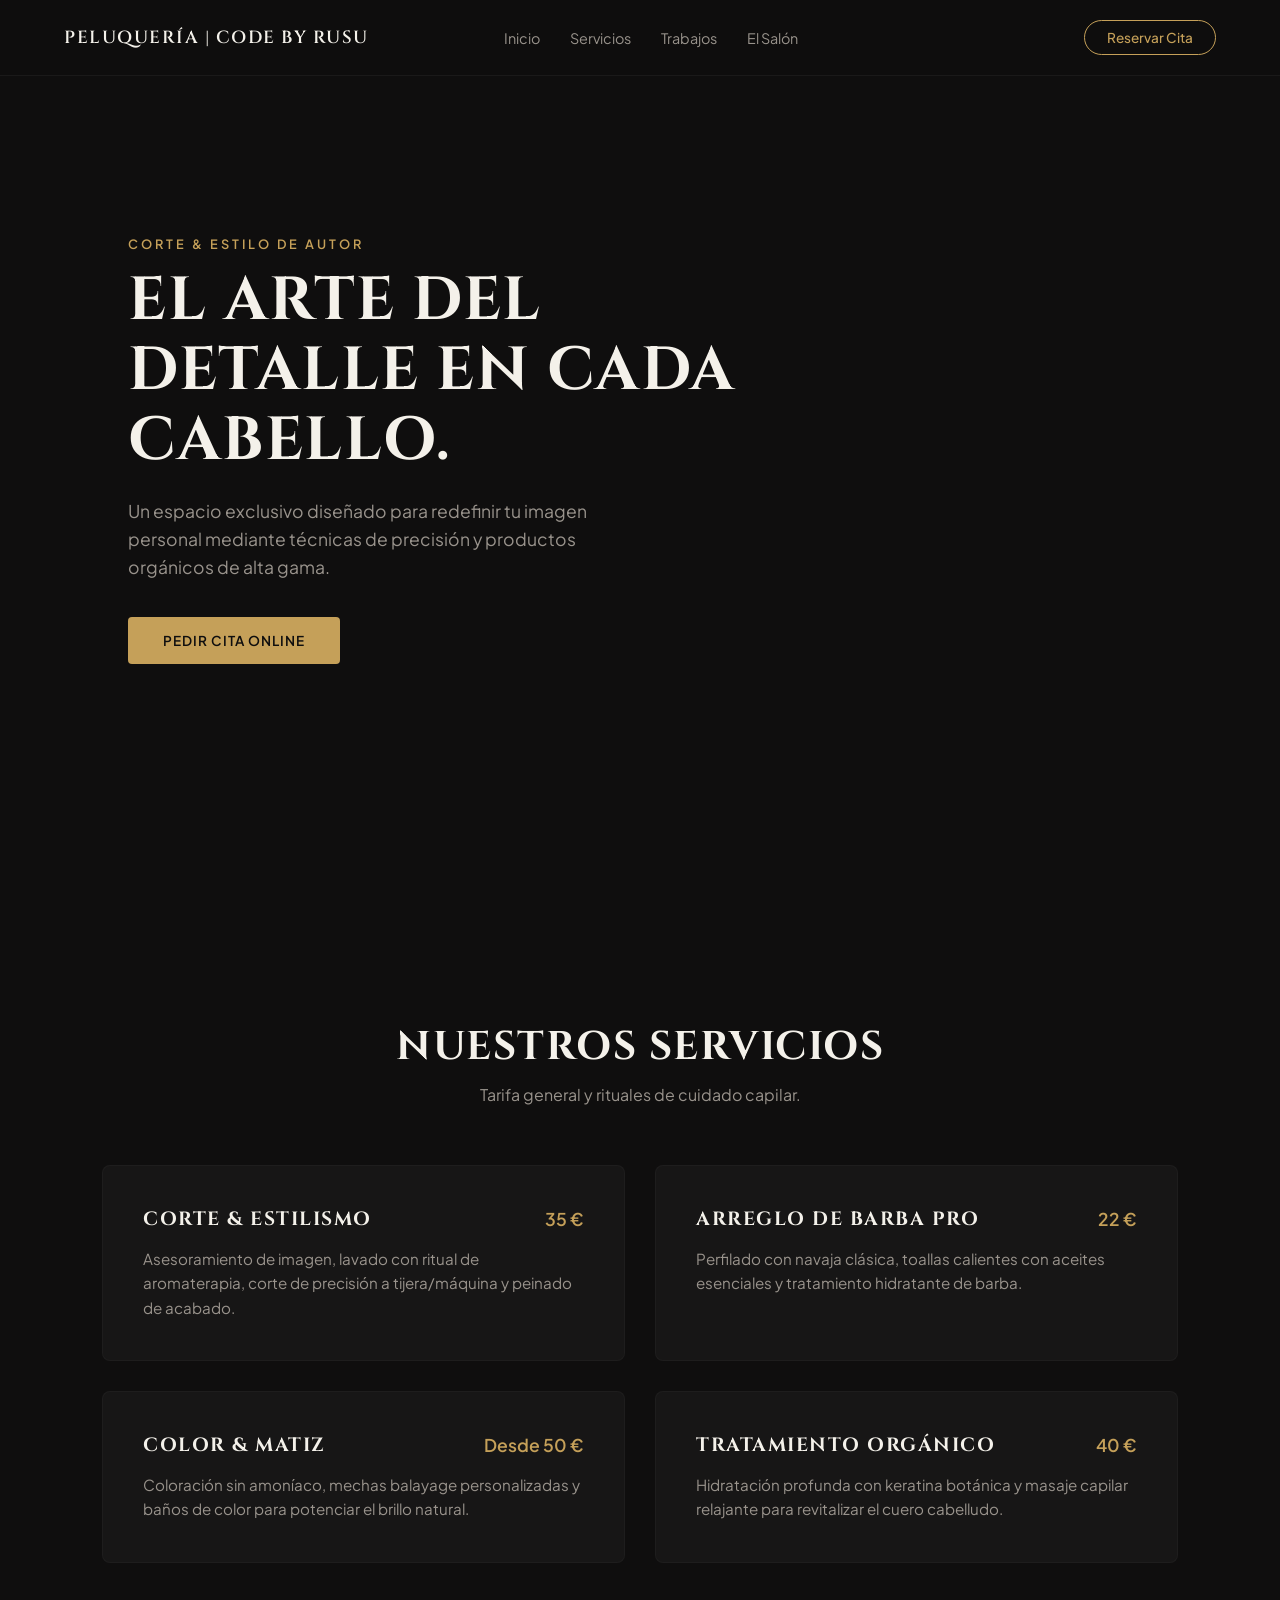
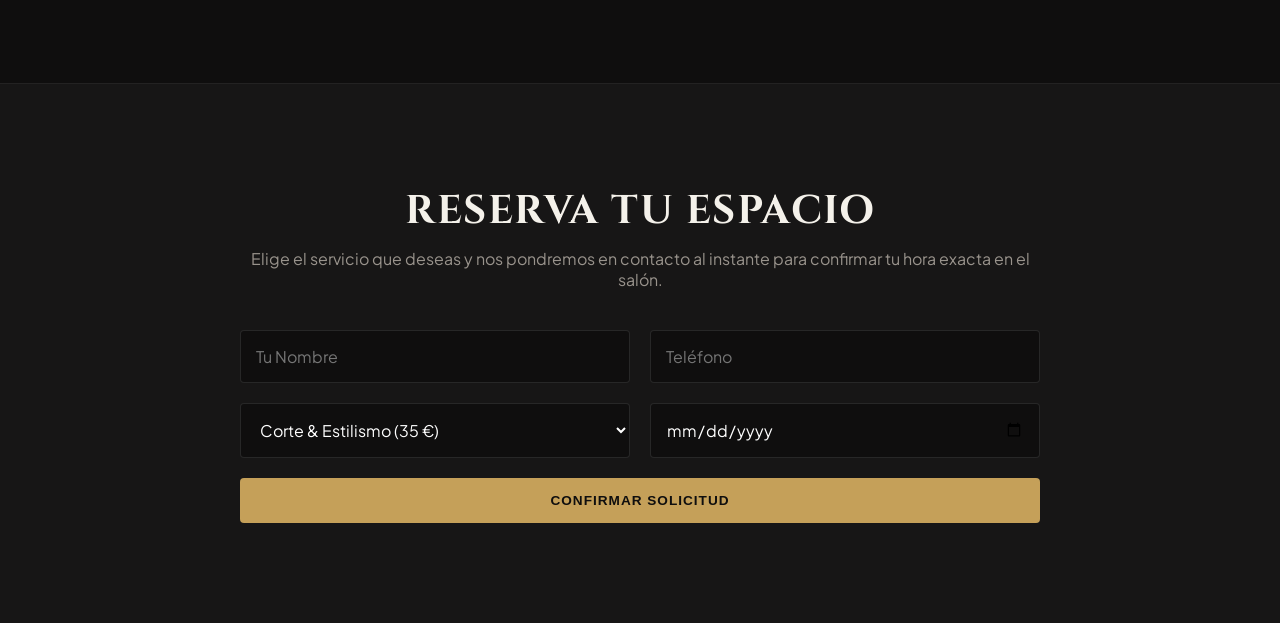
<file: index.html>
<!DOCTYPE html>
<html lang="es">
<head>
    <meta charset="UTF-8">
    <meta name="viewport" content="width=device-width, initial-scale=1.0">
    <title>Peluqueria | Code by Rusu</title>
    <!-- Fuentes de Google elegantes -->
    <link href="https://fonts.googleapis.com/css2?family=Cinzel:wght@400;600&family=Plus+Jakarta+Sans:wght@300;400;500&display=swap" rel="stylesheet">
    <link rel="stylesheet" href="css/style.css">
</head>
<body>

  <!-- CABECERA -->
    <header class="header">
        <!-- 1. Logo (Izquierda) -->
        <a href="index.html" class="logo" style="text-decoration: none; color: inherit;">Peluquería | Code By Rusu<span></span></a>
        
        <!-- 2. Menú (Centro) -->
        <nav class="nav-links">
            <a href="index.html">Inicio</a>
            <a href="servicios.html">Servicios</a>
            <a href="trabajos.html">Trabajos</a>
            <a href="elsalon.html">El Salón</a>
        </nav>

        <!-- 3. Botón Reserva (Derecha) -->
        <div class="header-right">
            <a href="index.html#reserva" class="btn-reserva-nav">Reservar Cita</a>
        </div>
        <div class="menu-toggle" id="mobile-menu">☰</div>
    </header>

    <!-- HERO SECTION -->
    <section class="hero">
        <div class="hero-content">
            <span class="sub-tag">Corte & Estilo de Autor</span>
            <h1>El arte del detalle en cada cabello.</h1>
            <p>Un espacio exclusivo diseñado para redefinir tu imagen personal mediante técnicas de precisión y productos orgánicos de alta gama.</p>
            <a href="#reserva" class="btn-primary">Pedir Cita Online</a>
        </div>
    </section>

    <!-- SECCIÓN DE SERVICIOS (BENTO GRID) -->
    <section id="servicios" class="services-section">
        <div class="section-title">
            <h2>Nuestros Servicios</h2>
            <p>Tarifa general y rituales de cuidado capilar.</p>
        </div>

        <div class="services-grid">
            <div class="service-card">
                <div class="service-header">
                    <h3>Corte & Estilismo</h3>
                    <span class="price">35 €</span>
                </div>
                <p>Asesoramiento de imagen, lavado con ritual de aromaterapia, corte de precisión a tijera/máquina y peinado de acabado.</p>
            </div>

            <div class="service-card">
                <div class="service-header">
                    <h3>Arreglo de Barba Pro</h3>
                    <span class="price">22 €</span>
                </div>
                <p>Perfilado con navaja clásica, toallas calientes con aceites esenciales y tratamiento hidratante de barba.</p>
            </div>

            <div class="service-card">
                <div class="service-header">
                    <h3>Color & Matiz</h3>
                    <span class="price">Desde 50 €</span>
                </div>
                <p>Coloración sin amoníaco, mechas balayage personalizadas y baños de color para potenciar el brillo natural.</p>
            </div>

            <div class="service-card">
                <div class="service-header">
                    <h3>Tratamiento Orgánico</h3>
                    <span class="price">40 €</span>
                </div>
                <p>Hidratación profunda con keratina botánica y masaje capilar relajante para revitalizar el cuero cabelludo.</p>
            </div>
        </div>
    </section>

    <!-- FORMULARIO DE RESERVA RÁPIDA -->
    <section id="reserva" class="booking-section">
        <div class="booking-container">
            <div class="booking-text">
                <h2>Reserva tu espacio</h2>
                <p>Elige el servicio que deseas y nos pondremos en contacto al instante para confirmar tu hora exacta en el salón.</p>
            </div>
            <form class="booking-form" id="booking-form">
                <div class="input-group">
                    <input type="text" placeholder="Tu Nombre" required>
                    <input type="tel" placeholder="Teléfono" required>
                </div>
                <div class="input-group">
                    <select id="service-select" class="custom-select">
                        <option value="Corte">Corte & Estilismo (35 €)</option>
                        <option value="Barba">Arreglo de Barba (22 €)</option>
                        <option value="Color">Color & Matiz (50 €)</option>
                        <option value="Tratamiento">Tratamiento Orgánico (40 €)</option>
                    </select>
                    <input type="date" required>
                </div>
                <button type="submit" class="btn-primary" style="width: 100%; border:none; cursor:pointer;">Confirmar Solicitud</button>
            </form>
        </div>
    </section>

    <script src="js/app.js"></script>
</body>
</html>
</file>
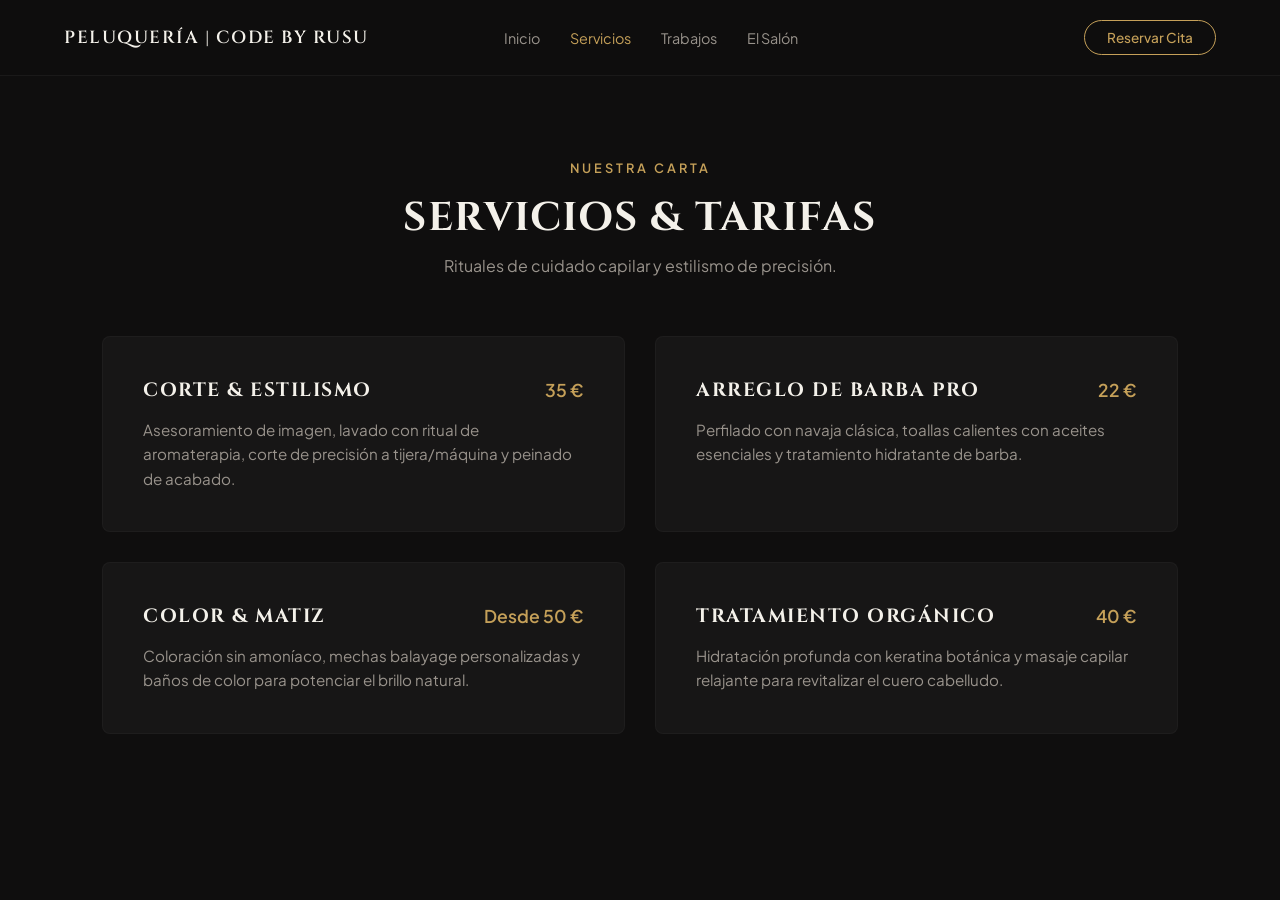
<file: servicios.html>
<!DOCTYPE html>
<html lang="es">
<head>
    <meta charset="UTF-8">
    <meta name="viewport" content="width=device-width, initial-scale=1.0">
    <title>APeluquería | Servicios y Tarifas</title>
    <link href="https://fonts.googleapis.com/css2?family=Cinzel:wght@400;600&family=Plus+Jakarta+Sans:wght@300;400;500&display=swap" rel="stylesheet">
    <link rel="stylesheet" href="css/style.css">
</head>
<body>

   <!-- CABECERA -->
    <header class="header">
        <a href="index.html" class="logo" style="text-decoration: none; color: inherit;">Peluquería | Code by Rusu<span></span></a>
        <nav class="nav-links">
            <a href="index.html">Inicio</a>
            <a href="servicios.html" style="color: var(--accent);">Servicios</a>
            <a href="trabajos.html">Trabajos</a>
            <a href="elsalon.html">El Salón</a>
        </nav>
        <div class="header-right">
            <a href="index.html#reserva" class="btn-reserva-nav">Reservar Cita</a>
        </div>
        <div class="menu-toggle" id="mobile-menu">☰</div>
    </header>

    <!-- CONTENIDO SERVICIOS -->
    <section class="services-section" style="padding-top: 160px;">
        <div class="section-title">
            <span class="sub-tag">Nuestra Carta</span>
            <h2>Servicios & Tarifas</h2>
            <p>Rituales de cuidado capilar y estilismo de precisión.</p>
        </div>

        <div class="services-grid" style="max-width: 1200px; margin: 0 auto;">
            <div class="service-card">
                <div class="service-header">
                    <h3>Corte & Estilismo</h3>
                    <span class="price">35 €</span>
                </div>
                <p>Asesoramiento de imagen, lavado con ritual de aromaterapia, corte de precisión a tijera/máquina y peinado de acabado.</p>
            </div>

            <div class="service-card">
                <div class="service-header">
                    <h3>Arreglo de Barba Pro</h3>
                    <span class="price">22 €</span>
                </div>
                <p>Perfilado con navaja clásica, toallas calientes con aceites esenciales y tratamiento hidratante de barba.</p>
            </div>

            <div class="service-card">
                <div class="service-header">
                    <h3>Color & Matiz</h3>
                    <span class="price">Desde 50 €</span>
                </div>
                <p>Coloración sin amoníaco, mechas balayage personalizadas y baños de color para potenciar el brillo natural.</p>
            </div>

            <div class="service-card">
                <div class="service-header">
                    <h3>Tratamiento Orgánico</h3>
                    <span class="price">40 €</span>
                </div>
                <p>Hidratación profunda con keratina botánica y masaje capilar relajante para revitalizar el cuero cabelludo.</p>
            </div>
        </div>
    </section>
<script src="js/app.js"></script>
</body>
</html>
</file>
<file: css/style.css>
:root {
    --bg: #0f0e0e;
    --surface: #171616;
    --text-main: #f4f1ea;
    --text-muted: #99938c;
    --accent: #c5a059; /* Dorado elegante */
}

* {
    box-sizing: border-box;
    margin: 0;
    padding: 0;
}

body {
    background-color: var(--bg);
    color: var(--text-main);
    font-family: 'Plus Jakarta Sans', sans-serif;
    overflow-x: hidden;
}

h1, h2, h3, .logo {
    font-family: 'Cinzel', serif;
    text-transform: uppercase;
    letter-spacing: 1.5px;
}

/* =========================================
   HEADER / NAVEGACIÓN (ESCRITORIO)
   ========================================= */
.header {
    position: fixed;
    top: 0;
    left: 0;
    width: 100%;
    display: flex;
    justify-content: space-between;
    align-items: center;
    padding: 20px 5%;
    background: rgba(15, 14, 14, 0.95);
    backdrop-filter: blur(10px);
    z-index: 1000;
    border-bottom: 1px solid rgba(255,255,255,0.05);
    box-sizing: border-box;
}

/* Bloque Izquierda: Logo */
.header .logo {
    flex: 1;
    font-size: 1.1rem;
    font-weight: 600;
    white-space: nowrap;
    text-align: left;
    text-decoration: none;
    color: inherit;
}
.header .logo span { color: var(--accent); }

/* Bloque Centro: Enlaces del Menú */
.header .nav-links {
    flex: 2;
    display: flex;
    justify-content: center;
    gap: 30px;
    align-items: center;
}

.header .nav-links a {
    color: var(--text-muted);
    text-decoration: none;
    font-size: 0.9rem;
    transition: color 0.3s;
    white-space: nowrap;
}
.header .nav-links a:hover { color: var(--accent); }

/* Bloque Derecha: Botón de Reserva */
.header-right {
    flex: 1;
    display: flex;
    justify-content: flex-end;
    align-items: center;
}

.btn-reserva-nav {
    border: 1px solid var(--accent);
    color: var(--accent);
    padding: 8px 22px;
    border-radius: 30px;
    text-decoration: none;
    font-size: 0.85rem;
    font-weight: 500;
    transition: all 0.3s;
    white-space: nowrap;
}
.btn-reserva-nav:hover {
    background: var(--accent);
    color: var(--bg);
}

/* Icono menú móvil (Oculto en PC) */
.menu-toggle {
    display: none;
    font-size: 1.8rem;
    color: var(--text-main);
    cursor: pointer;
}

/* =========================================
   HERO SECTION
   ========================================= */
.hero {
    height: 100vh;
    display: flex;
    align-items: center;
    padding: 0 10%;
    background: linear-gradient(rgba(15,14,14,0.6), rgba(15,14,14,0.9)), url('https://images.unsplash.com/photo-1503951914875-452162b0f3f1?auto=format&fit=crop&w=1600&q=80') no-repeat center center/cover;
}

.sub-tag {
    font-size: 0.8rem;
    letter-spacing: 3px;
    color: var(--accent);
    text-transform: uppercase;
    display: block;
    margin-bottom: 15px;
    font-weight: 600;
}

.hero h1 {
    font-size: 3.8rem;
    line-height: 1.15;
    margin-bottom: 20px;
    max-width: 700px;
}

.hero p {
    color: var(--text-muted);
    font-size: 1.1rem;
    max-width: 500px;
    margin-bottom: 35px;
    line-height: 1.6;
}

.btn-primary {
    display: inline-block;
    background: var(--accent);
    color: var(--bg);
    padding: 15px 35px;
    text-decoration: none;
    font-weight: 600;
    border-radius: 4px;
    text-transform: uppercase;
    font-size: 0.85rem;
    letter-spacing: 1px;
    transition: opacity 0.3s;
}
.btn-primary:hover { opacity: 0.85; }

/* =========================================
   SERVICIOS
   ========================================= */
.services-section { padding: 120px 8%; }

.section-title {
    margin-bottom: 60px;
    text-align: center;
}
.section-title h2 { font-size: 2.5rem; margin-bottom: 10px; }
.section-title p { color: var(--text-muted); }

.services-grid {
    display: grid;
    grid-template-columns: repeat(2, 1fr);
    gap: 30px;
}

.service-card {
    background: var(--surface);
    padding: 40px;
    border-radius: 8px;
    border: 1px solid rgba(255,255,255,0.03);
    transition: transform 0.3s, border-color 0.3s;
}

.service-card:hover {
    transform: translateY(-5px);
    border-color: rgba(197, 160, 89, 0.3);
}

.service-header {
    display: flex;
    justify-content: space-between;
    align-items: center;
    margin-bottom: 15px;
}

.service-header h3 { font-size: 1.2rem; }
.price { color: var(--accent); font-weight: 600; font-size: 1.1rem; }
.service-card p { color: var(--text-muted); font-size: 0.95rem; line-height: 1.6; }

/* =========================================
   GALERÍA DE TRABAJOS
   ========================================= */
.gallery-section {
    padding: 120px 8%;
    background: var(--surface);
    border-top: 1px solid rgba(255,255,255,0.03);
}

.gallery-grid {
    display: grid;
    grid-template-columns: repeat(3, 1fr);
    gap: 25px;
}

.gallery-item {
    height: 400px;
    border-radius: 8px;
    overflow: hidden;
    position: relative;
}

.gallery-item img {
    width: 100%;
    height: 100%;
    object-fit: cover;
    filter: grayscale(20%);
    transition: transform 0.5s ease, filter 0.5s ease;
}

.gallery-item:hover img {
    transform: scale(1.05);
    filter: grayscale(0%);
}

/* =========================================
   SECCIÓN EL SALÓN
   ========================================= */
.about-salon-section { padding: 120px 8%; }

.salon-container {
    display: grid;
    grid-template-columns: 1fr 1fr;
    gap: 60px;
    align-items: center;
    max-width: 1300px;
    margin: 0 auto;
}

.salon-text h2 {
    font-size: 2.5rem;
    margin: 15px 0 20px;
    line-height: 1.2;
}

.salon-text p {
    color: var(--text-muted);
    line-height: 1.8;
    font-size: 1.05rem;
}

.salon-image img {
    width: 100%;
    border-radius: 8px;
    box-shadow: 0 20px 40px rgba(0,0,0,0.5);
}

/* =========================================
   FORMULARIO DE RESERVA
   ========================================= */
.booking-section {
    padding: 100px 8%;
    background: var(--surface);
    border-top: 1px solid rgba(255,255,255,0.05);
}

.booking-container { max-width: 800px; margin: 0 auto; }

.booking-text { text-align: center; margin-bottom: 40px; }
.booking-text h2 { font-size: 2.5rem; margin-bottom: 10px; }
.booking-text p { color: var(--text-muted); }

.input-group {
    display: flex;
    gap: 20px;
    margin-bottom: 20px;
}

.booking-form input, .custom-select {
    flex: 1;
    background: var(--bg);
    border: 1px solid rgba(255,255,255,0.1);
    padding: 15px;
    color: #fff;
    font-size: 1rem;
    border-radius: 4px;
    font-family: 'Plus Jakarta Sans', sans-serif;
}

.booking-form input:focus, .custom-select:focus {
    outline: none;
    border-color: var(--accent);
}

/* =========================================
   ADAPTACIÓN MÓVIL (HEADER 2 FILAS COMPACTO)
   ========================================= */
@media (max-width: 768px) {
    /* Header en dos filas */
    .header { 
        padding: 10px 5%; 
        display: flex;
        flex-wrap: wrap;
        justify-content: space-between;
        align-items: center;
        gap: 6px 0;
    }
    
    /* Fila 1: Logo a la izquierda */
    .header .logo { 
        font-size: 0.82rem; 
        flex: 1;
        white-space: nowrap;
    }

    /* Fila 1: Icono hamburguesa a la derecha */
    .menu-toggle {
        display: block;
        font-size: 1.5rem;
        cursor: pointer;
    }

    /* Fila 2: Pegado a la izquierda */
    .header-right { 
        display: flex;
        width: 100%;
        justify-content: flex-start; /* Pegado a la izquierda */
        margin-top: 2px;
    }

    /* Botón más pequeño y compacto */
    .btn-reserva-nav {
        display: inline-block;
        width: auto;
        padding: 4px 12px;
        font-size: 0.72rem;
        border-radius: 15px;
    }

    /* Menú desplegable */
    .header .nav-links {
        position: absolute;
        top: 100%;
        left: 0;
        width: 100%;
        background: rgba(23, 22, 22, 0.98);
        flex-direction: column;
        padding: 20px 0;
        gap: 18px;
        display: none;
        border-bottom: 1px solid rgba(255,255,255,0.1);
        text-align: center;
    }
    
    .header .nav-links.active {
        display: flex;
    }

    /* Hero */
    .hero { 
        padding: 0 5%; 
        text-align: center; 
        justify-content: center;
    }
    
    .hero h1 { 
        font-size: 2.1rem; 
        margin-top: 85px; 
    }
    
    .hero p {
        margin: 0 auto 30px;
        font-size: 0.95rem;
    }

    /* Secciones */
    .services-section, 
    .gallery-section, 
    .about-salon-section,
    .booking-section { 
        padding: 60px 5%; 
    }
    
    .section-title h2,
    .salon-text h2,
    .booking-text h2 {
        font-size: 1.7rem;
    }

    /* Grids apilados */
    .services-grid, 
    .gallery-grid, 
    .salon-container {
        grid-template-columns: 1fr;
        gap: 25px;
    }
    
    .gallery-item { height: 260px; }
    
    /* Formularios */
    .input-group {
        flex-direction: column;
        gap: 15px;
    }
}
</file>
